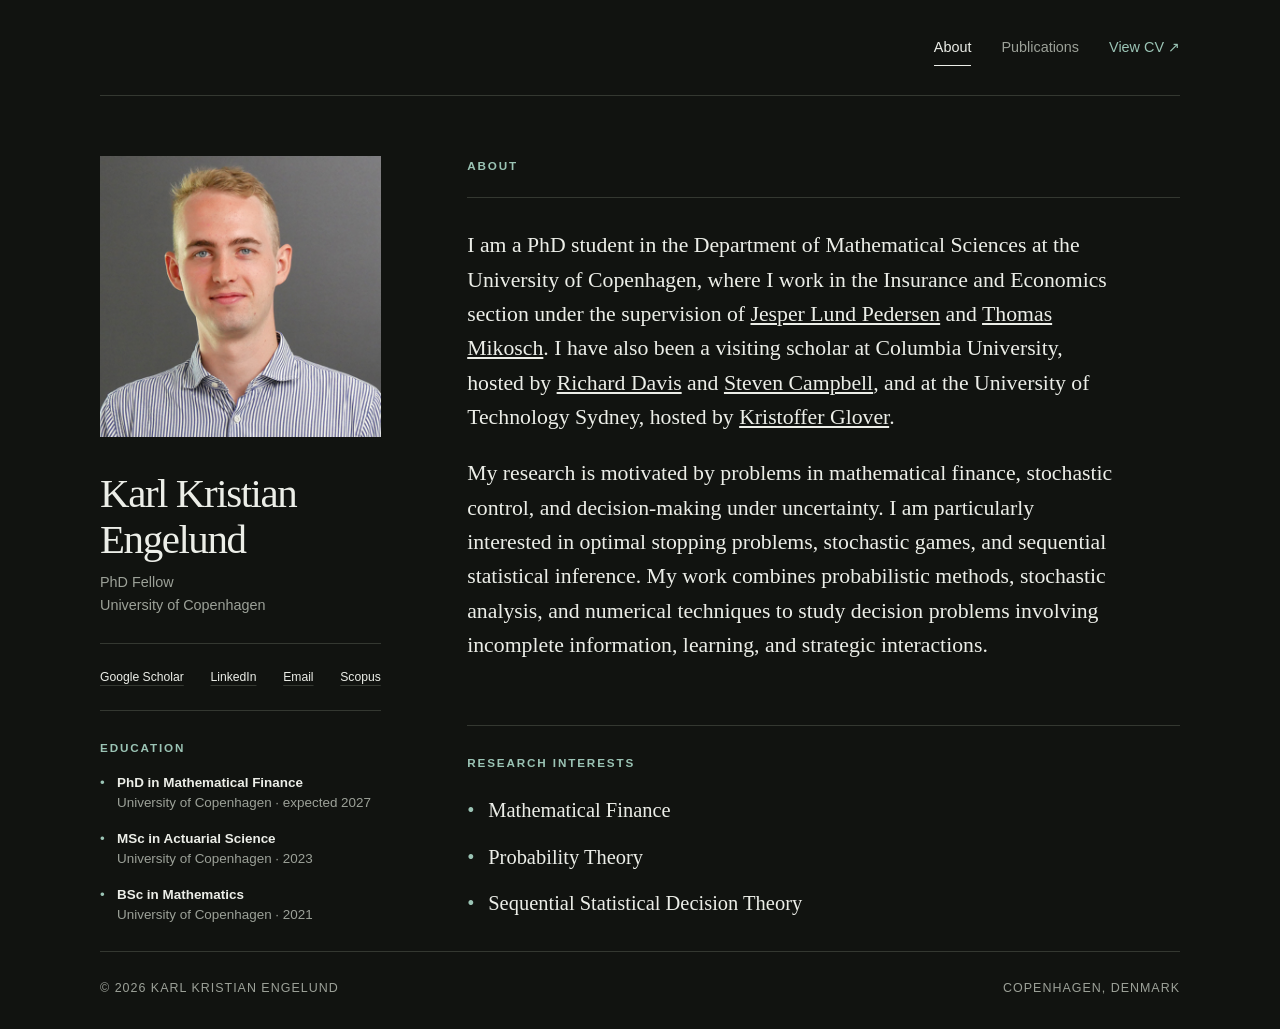
<file: index.html>
<!doctype html>
<html lang="en">
  <head>
    <meta charset="utf-8" />
    <meta name="viewport" content="width=device-width, initial-scale=1" />
    <meta
      name="google-site-verification"
      content="JacofAypo_pyV-wZb2ibvpECol8rOeRdF1UQfzqBIis"
    />
    <meta
      name="description"
      content="Karl Kristian Engelund is a PhD fellow at the University of Copenhagen working in mathematical finance, optimal stopping, and sequential inference."
    />
    <meta name="author" content="Karl Kristian Engelund" />
    <meta name="robots" content="index, follow, max-image-preview:large" />
    <link rel="canonical" href="https://karlengelund.github.io/" />
    <meta property="og:type" content="profile" />
    <meta property="og:title" content="Karl Kristian Engelund — Researcher" />
    <meta
      property="og:description"
      content="PhD fellow at the University of Copenhagen working in mathematical finance, optimal stopping, and sequential inference."
    />
    <meta property="og:url" content="https://karlengelund.github.io/" />
    <meta
      property="og:image"
      content="https://karlengelund.github.io/Karl-Kristian-Engelund-1100x600.jpg"
    />
    <title>Karl Kristian Engelund</title>
    <link rel="stylesheet" href="/styles.css?v=20261028-1" />
    <script src="/script.js?v=20261028-1" defer></script>
    <script type="application/ld+json">
      {
        "@context": "https://schema.org",
        "@type": "Person",
        "name": "Karl Kristian Engelund",
        "url": "https://karlengelund.github.io/",
        "image": "https://karlengelund.github.io/Karl-Kristian-Engelund-1100x600.jpg",
        "jobTitle": "PhD Fellow",
        "affiliation": {
          "@type": "Organization",
          "name": "University of Copenhagen",
          "url": "https://www.ku.dk/"
        },
        "alumniOf": {
          "@type": "Organization",
          "name": "University of Copenhagen"
        },
        "sameAs": [
          "https://scholar.google.com/citations?user=FDVqNmsAAAAJ",
          "https://www.linkedin.com/in/karl-kristian-engelund/",
          "https://researchprofiles.ku.dk/en/persons/karl-kristian-engelund/",
          "https://orcid.org/0009-0000-2182-666X"
        ],
        "knowsAbout": [
          "Mathematical finance",
          "Probability theory",
          "Optimal stopping",
          "Sequential statistical decision theory"
        ]
      }
    </script>
  </head>

  <body>
    <main class="page">
      <header class="site-header">
        <nav class="site-nav" aria-label="Primary navigation">
          <button
            class="nav-link"
            type="button"
            data-tab="about"
            aria-pressed="true"
            aria-controls="about"
          >
            About
          </button>
          <a
            class="nav-link"
            href="publications.html"
            data-tab="publications"
            aria-pressed="false"
            aria-controls="publications"
          >
            Publications
          </a>
          <a class="nav-link cv-link" href="CV_KarlKristianEngelund(public).pdf" target="_blank" rel="noreferrer">
            View CV <span aria-hidden="true">↗</span>
          </a>
        </nav>
      </header>

      <div class="page-content">
        <aside class="profile" aria-label="Researcher profile">
          <img
            class="profile-photo"
            src="Karl-Kristian-Engelund-1100x600.jpg"
            alt="Portrait of Karl Kristian Engelund"
            width="210"
            height="210"
          />

          <div class="profile-heading">
            <h1>Karl Kristian Engelund</h1>
            <p>PhD Fellow<br />University of Copenhagen</p>
          </div>

          <div class="profile-links" aria-label="Professional profiles">
            <a href="https://scholar.google.com/citations?user=FDVqNmsAAAAJ" target="_blank" rel="noreferrer">
              Google Scholar
            </a>
            <a href="https://www.linkedin.com/in/karl-kristian-engelund/" target="_blank" rel="noreferrer">
              LinkedIn
            </a>
            <a href="mailto:kken@math.ku.dk">Email</a>
            <a href="https://researchprofiles.ku.dk/en/persons/karl-kristian-engelund/">Scopus</a>
          </div>

          <div class="education">
            <p class="eyebrow">Education</p>
            <ul>
              <li>
                <strong>PhD in Mathematical Finance</strong>
                <span>University of Copenhagen · expected 2027</span>
              </li>
              <li>
                <strong>MSc in Actuarial Science</strong>
                <span>University of Copenhagen · 2023</span>
              </li>
              <li>
                <strong>BSc in Mathematics</strong>
                <span>University of Copenhagen · 2021</span>
              </li>
            </ul>
          </div>
        </aside>

        <div class="main-column">
          <section class="panel" id="about" data-panel="about">
            <p class="eyebrow">About</p>
            <!-- <h2>I study <span>the question at the heart of your research.</span></h2> -->

            <div class="biography">
              <p>
                I am a PhD student in the Department of Mathematical Sciences at the University of Copenhagen, 
                where I work in the Insurance and Economics section under the supervision of  
                <a href="https://researchprofiles.ku.dk/en/persons/jesper-lund-pedersen/" target="_blank" rel="noreferrer">Jesper Lund Pedersen</a>
                and <a href="https://researchprofiles.ku.dk/en/persons/thomas-valentin-mikosch/" target="_blank" rel="noreferrer">Thomas Mikosch</a>. 
                I have also been a visiting scholar at Columbia University, 
                hosted by <a href="https://sites.stat.columbia.edu/rdavis/" target="_blank" rel="noreferrer">Richard Davis</a> and <a href="https://www.stevenacampbell.com/" target="_blank" rel="noreferrer">Steven Campbell</a>, and at the University of Technology Sydney, 
                hosted by <a href="https://www.uts.edu.au/staff/kristoffer.glover" target="_blank" rel="noreferrer">Kristoffer Glover</a>.
              </p>
              <p>
                My research is motivated by problems in mathematical finance, stochastic control, and decision-making under uncertainty. I am particularly interested in optimal stopping problems, stochastic games, and sequential statistical inference. My work combines probabilistic methods, stochastic analysis, and numerical techniques to study decision problems involving incomplete information, learning, and strategic interactions.
              </p>
            </div>

            <div class="interests">
              <p class="eyebrow">Research interests</p>
              <ul>
                <li>Mathematical Finance</li>
                <li>Probability Theory</li>
                <li>Sequential Statistical Decision Theory</li>
              </ul>
            </div>
          </section>

          <section class="panel" id="publications" data-panel="publications" hidden>
            <p class="eyebrow">Publications</p>
            <!-- <h2>Selected work</h2> -->

            <ol class="publication-list">
              <li>
                <article>
                  <p class="publication-meta">2026 · Preprint, submitted</p>
                  <h3><a href="https://arxiv.org/abs/2608.12291">When should one stop the most exciting game? Sequential Inference for win-martingales</a></h3>
                  <p>Steven Campbell, <strong>Karl Kristian Engelund</strong></p>
                </article>
              </li>
              <li>
                <article>
                  <p class="publication-meta">2026 · Preprint, submitted</p>
                  <h3><a href="https://arxiv.org/abs/2607.20373">Embedding martingale diffusions as binary posteriors in sequential inference</a></h3>
                  <p>Steven Campbell, <strong>Karl Kristian Engelund</strong></p>
                </article>
              </li>
              <li>
                <article>
                  <p class="publication-meta">2026 · Preprint, revision submitted</p>
                  <h3><a href="https://arxiv.org/abs/2610.20366">Regime Detection in Latent Factor Models -- A Bayesian Decision-Theoretic Approach</a></h3>
                  <p><strong>Karl Kristian Engelund</strong></p>
                </article>
              </li>
            </ol>

            <div class="publication-section">
              <h2 class="publication-section-title">Other publications</h2>

              <ol class="publication-list publication-list--other">
                <li>
                  <article>
                    <p class="publication-meta">2023 · Master’s thesis</p>
                    <h3>
                      <a href="publications/bayesian-optimal-prediction.html">
                        Bayesian Optimal Prediction: A Bayesian approach to Optimal Prediction of
                        the ultimate maximum with asymmetric loss functions
                      </a>
                    </h3>
                    <p>
                      <strong>Karl Kristian Engelund</strong> · University of Copenhagen ·
                      <a href="publications/bayesian-optimal-prediction.pdf">Full text PDF</a>
                    </p>
                  </article>
                </li>
              </ol>
            </div>

            <p class="publication-note">
              For a complete and current list, visit my
              <a href="https://scholar.google.com/citations?user=FDVqNmsAAAAJ" target="_blank" rel="noreferrer">
                Google Scholar profile
              </a>
            </p>
          </section>
        </div>
      </div>

      <footer>
        <span>© <span id="year"></span> Karl Kristian Engelund</span>
        <span>Copenhagen, Denmark</span>
      </footer>
    </main>
  </body>
</html>
</file>
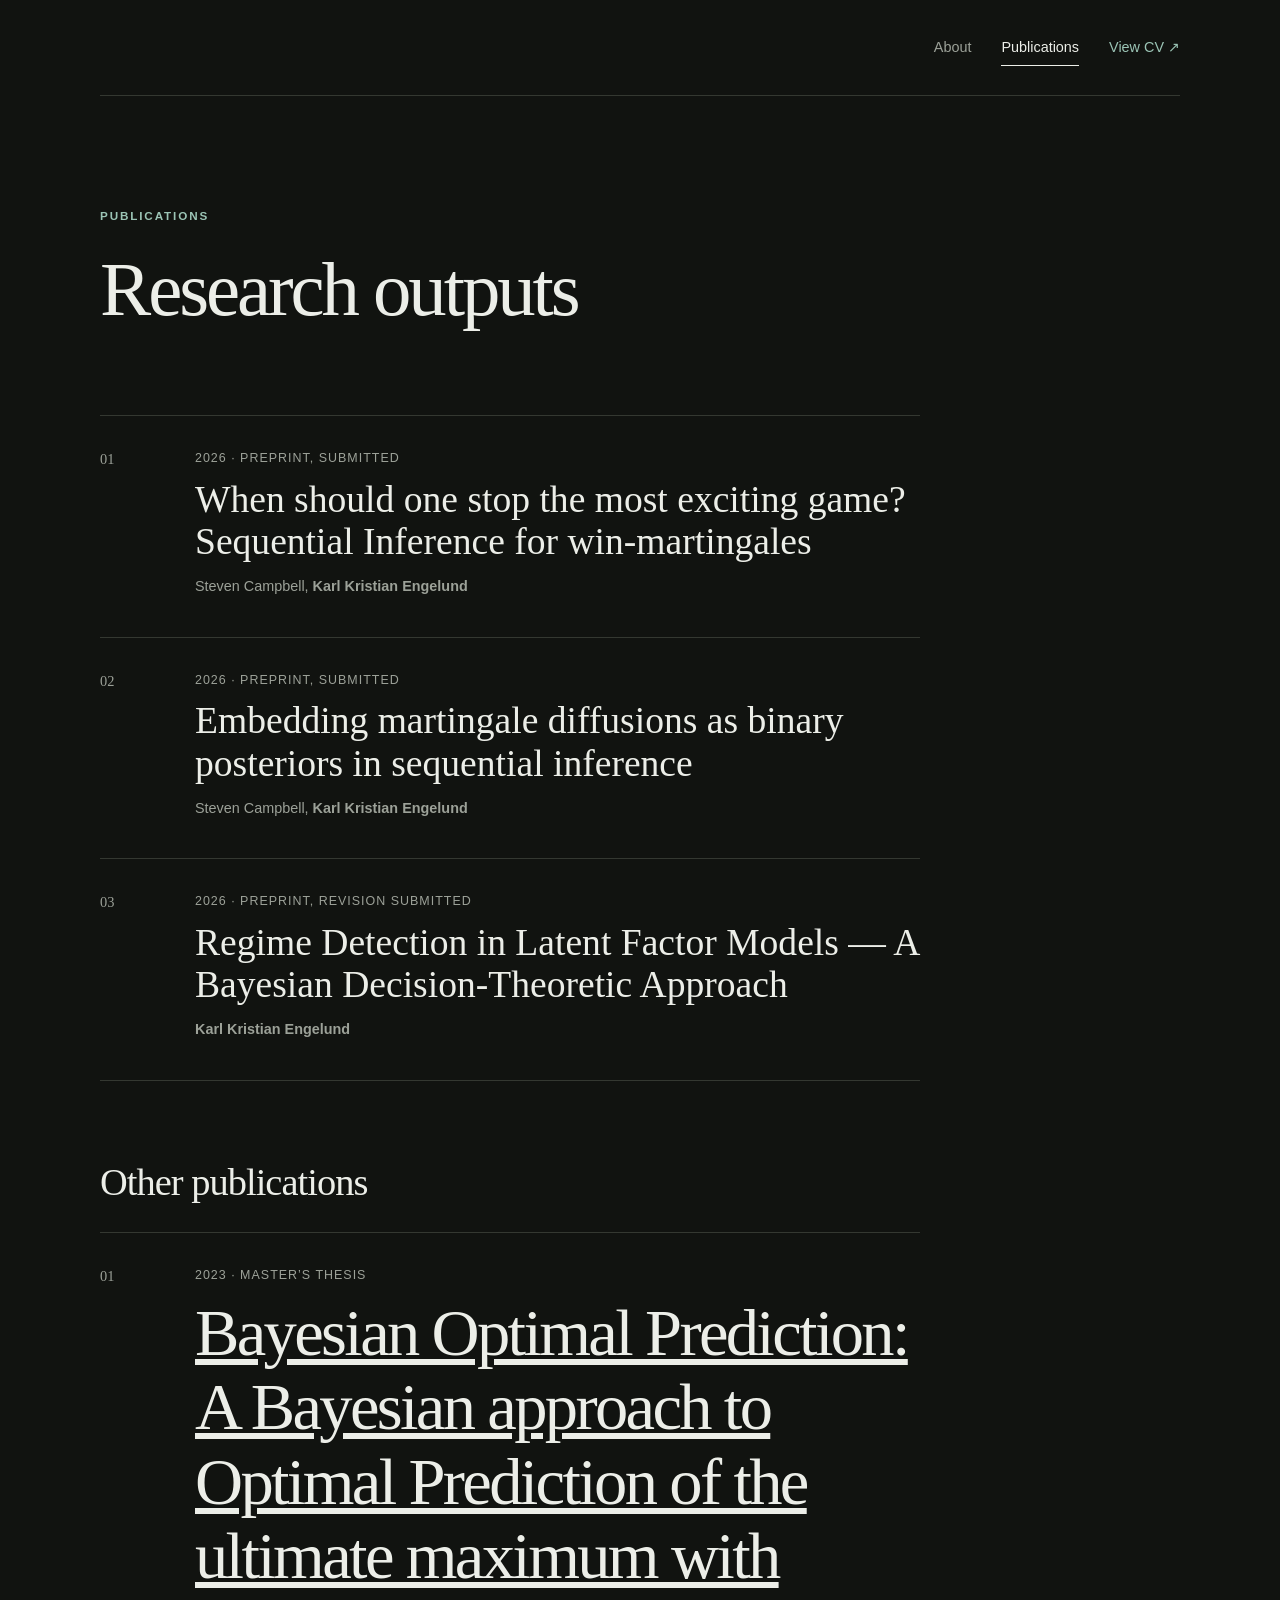
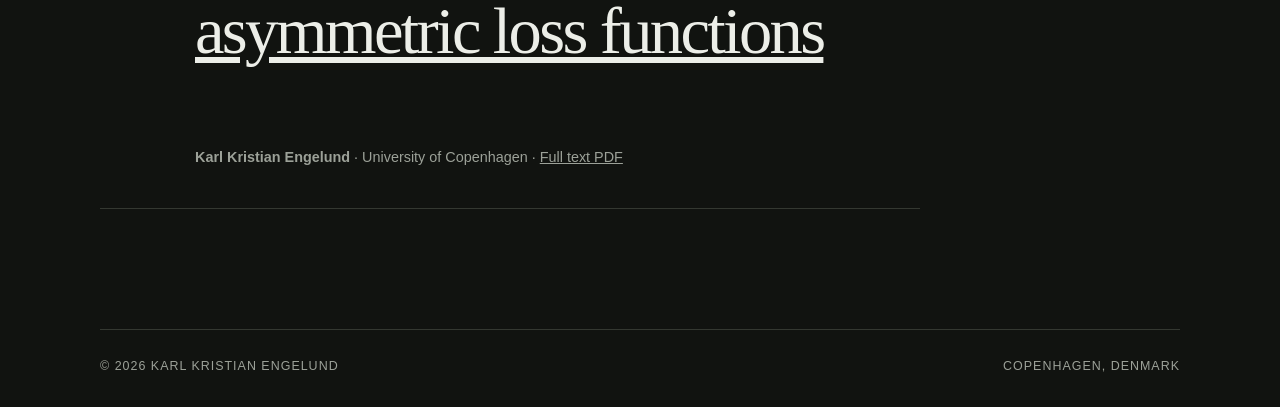
<file: publications.html>
<!doctype html>
<html lang="en">
  <head>
    <meta charset="utf-8" />
    <meta name="viewport" content="width=device-width, initial-scale=1" />
    <meta
      name="description"
      content="Publications and scholarly work by Karl Kristian Engelund."
    />
    <meta name="author" content="Karl Kristian Engelund" />
    <meta name="robots" content="index, follow" />
    <link rel="canonical" href="https://karlengelund.github.io/publications.html" />
    <meta property="og:type" content="website" />
    <meta property="og:title" content="Publications — Karl Kristian Engelund" />
    <meta
      property="og:description"
      content="Publications and scholarly work by Karl Kristian Engelund."
    />
    <meta property="og:url" content="https://karlengelund.github.io/publications.html" />
    <title>Publications — Karl Kristian Engelund</title>
    <link rel="stylesheet" href="/styles.css?v=20261028-1" />
  </head>

  <body>
    <main class="page">
      <header class="site-header">
        <nav class="site-nav" aria-label="Primary navigation">
          <a class="nav-link" href="index.html#about">About</a>
          <a class="nav-link" href="publications.html" aria-current="page">Publications</a>
          <a
            class="nav-link cv-link"
            href="CV_KarlKristianEngelund(public).pdf"
            target="_blank"
            rel="noreferrer"
          >
            View CV <span aria-hidden="true">↗</span>
          </a>
        </nav>
      </header>

      <section class="archive">
        <p class="eyebrow">Publications</p>
        <h1>Research outputs</h1>

        <ol class="publication-list">
          <li>
            <article>
              <p class="publication-meta">2026 · Preprint, submitted</p>
              <h3>
                <a href="https://arxiv.org/abs/2608.12291">
                  When should one stop the most exciting game? Sequential Inference for
                  win-martingales
                </a>
              </h3>
              <p>Steven Campbell, <strong>Karl Kristian Engelund</strong></p>
            </article>
          </li>
          <li>
            <article>
              <p class="publication-meta">2026 · Preprint, submitted</p>
              <h3>
                <a href="https://arxiv.org/abs/2607.20373">
                  Embedding martingale diffusions as binary posteriors in sequential inference
                </a>
              </h3>
              <p>Steven Campbell, <strong>Karl Kristian Engelund</strong></p>
            </article>
          </li>
          <li>
            <article>
              <p class="publication-meta">2026 · Preprint, revision submitted</p>
              <h3>
                <a href="https://arxiv.org/abs/2610.20366">
                  Regime Detection in Latent Factor Models — A Bayesian Decision-Theoretic Approach
                </a>
              </h3>
              <p><strong>Karl Kristian Engelund</strong></p>
            </article>
          </li>
        </ol>

        <div class="publication-section">
          <h2 class="publication-section-title">Other publications</h2>

          <ol class="publication-list publication-list--other">
            <li>
              <article>
                <p class="publication-meta">2023 · Master’s thesis</p>
                <h2>
                  <a href="publications/bayesian-optimal-prediction.html">
                    Bayesian Optimal Prediction: A Bayesian approach to Optimal Prediction of the
                    ultimate maximum with asymmetric loss functions
                  </a>
                </h2>
                <p>
                  <strong>Karl Kristian Engelund</strong> · University of Copenhagen ·
                  <a href="publications/bayesian-optimal-prediction.pdf">Full text PDF</a>
                </p>
              </article>
            </li>
          </ol>
        </div>
      </section>

      <footer>
        <span>© 2026 Karl Kristian Engelund</span>
        <span>Copenhagen, Denmark</span>
      </footer>
    </main>
  </body>
</html>
</file>
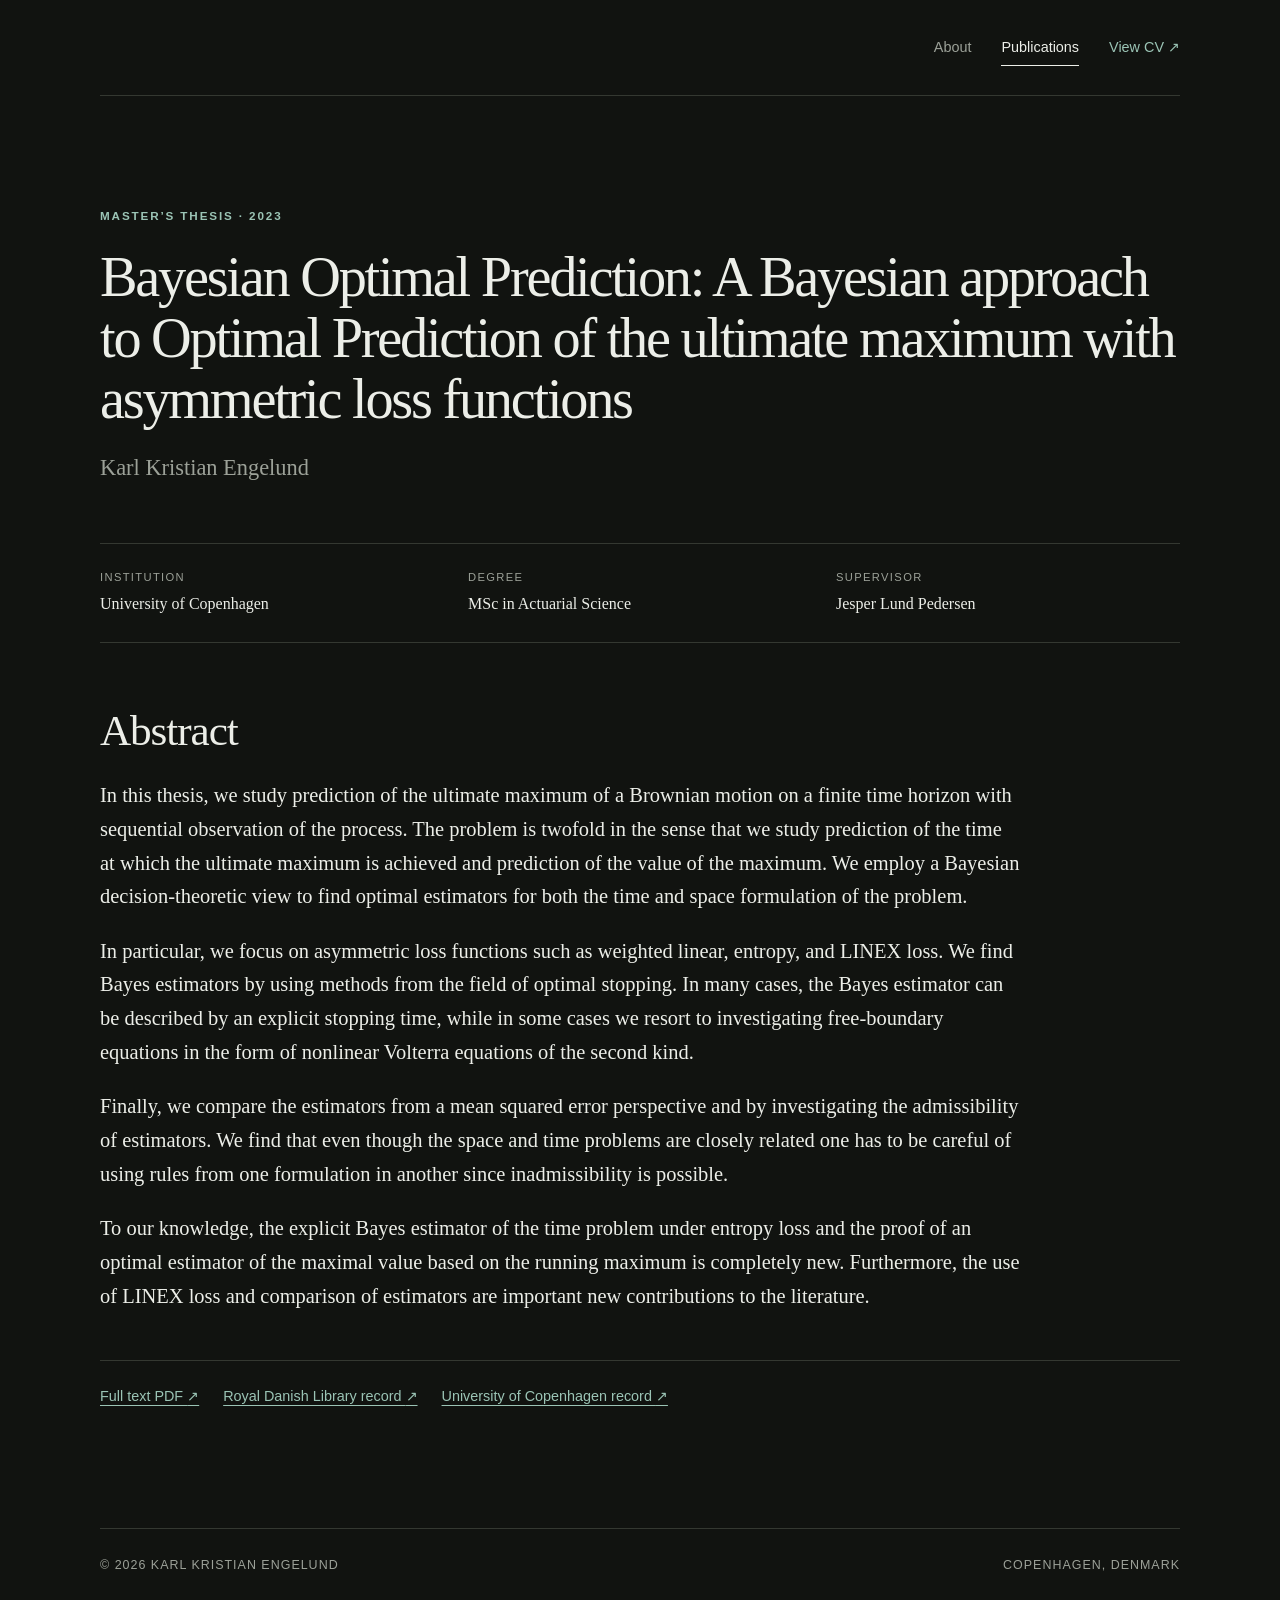
<file: publications/bayesian-optimal-prediction.html>
<!doctype html>
<html lang="en">
  <head>
    <meta charset="utf-8" />
    <meta name="viewport" content="width=device-width, initial-scale=1" />
    <meta
      name="description"
      content="Master’s thesis by Karl Kristian Engelund on Bayesian optimal prediction of the ultimate maximum of Brownian motion."
    />
    <meta
      name="citation_title"
      content="Bayesian Optimal Prediction: A Bayesian approach to Optimal Prediction of the ultimate maximum with asymmetric loss functions"
    />
    <meta name="citation_author" content="Engelund, Karl Kristian" />
    <meta name="citation_publication_date" content="2023/05/31" />
    <meta name="citation_dissertation_institution" content="University of Copenhagen" />
    <meta
      name="citation_pdf_url"
      content="https://karlengelund.github.io/publications/bayesian-optimal-prediction.pdf"
    />
    <meta name="DC.type" content="Master's thesis" />
    <meta name="robots" content="index, follow" />
    <meta name="author" content="Karl Kristian Engelund" />
    <link
      rel="canonical"
      href="https://karlengelund.github.io/publications/bayesian-optimal-prediction.html"
    />
    <meta property="og:type" content="article" />
    <meta property="og:title" content="Bayesian Optimal Prediction" />
    <meta
      property="og:description"
      content="Master’s thesis by Karl Kristian Engelund on Bayesian optimal prediction of the ultimate maximum of Brownian motion."
    />
    <meta
      property="og:url"
      content="https://karlengelund.github.io/publications/bayesian-optimal-prediction.html"
    />
    <title>Bayesian Optimal Prediction — Karl Kristian Engelund</title>
    <link rel="stylesheet" href="/styles.css?v=20261028-1" />
  </head>

  <body>
    <main class="page">
      <header class="site-header">
        <nav class="site-nav" aria-label="Primary navigation">
          <a class="nav-link" href="../index.html#about">About</a>
          <a class="nav-link" href="../publications.html" aria-current="page">Publications</a>
          <a
            class="nav-link cv-link"
            href="../CV_KarlKristianEngelund(public).pdf"
            target="_blank"
            rel="noreferrer"
          >
            View CV <span aria-hidden="true">↗</span>
          </a>
        </nav>
      </header>

      <article class="thesis-record">
        <p class="eyebrow">Master’s thesis · 2023</p>
        <h1 class="citation_title">
          Bayesian Optimal Prediction: A Bayesian approach to Optimal Prediction of the ultimate
          maximum with asymmetric loss functions
        </h1>
        <p class="thesis-author citation_author">Karl Kristian Engelund</p>

        <dl class="thesis-metadata">
          <div>
            <dt>Institution</dt>
            <dd>University of Copenhagen</dd>
          </div>
          <div>
            <dt>Degree</dt>
            <dd>MSc in Actuarial Science</dd>
          </div>
          <div>
            <dt>Supervisor</dt>
            <dd>Jesper Lund Pedersen</dd>
          </div>
        </dl>

        <section class="thesis-abstract" aria-labelledby="abstract-heading">
          <h2 id="abstract-heading">Abstract</h2>
          <p>
            In this thesis, we study prediction of the ultimate maximum of a Brownian motion on a
            finite time horizon with sequential observation of the process. The problem is twofold
            in the sense that we study prediction of the time at which the ultimate maximum is
            achieved and prediction of the value of the maximum. We employ a Bayesian
            decision-theoretic view to find optimal estimators for both the time and space
            formulation of the problem.
          </p>
          <p>
            In particular, we focus on asymmetric loss functions such as weighted linear, entropy,
            and LINEX loss. We find Bayes estimators by using methods from the field of optimal
            stopping. In many cases, the Bayes estimator can be described by an explicit stopping
            time, while in some cases we resort to investigating free-boundary equations in the
            form of nonlinear Volterra equations of the second kind.
          </p>
          <p>
            Finally, we compare the estimators from a mean squared error perspective and by
            investigating the admissibility of estimators. We find that even though the space and
            time problems are closely related one has to be careful of using rules from one
            formulation in another since inadmissibility is possible.
          </p>
          <p>
            To our knowledge, the explicit Bayes estimator of the time problem under entropy loss
            and the proof of an optimal estimator of the maximal value based on the running maximum
            is completely new. Furthermore, the use of LINEX loss and comparison of estimators are
            important new contributions to the literature.
          </p>
        </section>

        <div class="record-links">
          <a href="bayesian-optimal-prediction.pdf" target="_blank" rel="noreferrer">
            Full text PDF <span aria-hidden="true">↗</span>
          </a>
          <a
            href="https://soeg.kb.dk/permalink/45KBDK_KGL/1o797oc/alma99126129996605763"
            target="_blank"
            rel="noreferrer"
          >
            Royal Danish Library record <span aria-hidden="true">↗</span>
          </a>
          <a
            href="https://www.math.ku.dk/english/calendar/specialeforsvar/speciale-kke/"
            target="_blank"
            rel="noreferrer"
          >
            University of Copenhagen record <span aria-hidden="true">↗</span>
          </a>
        </div>
      </article>

      <footer>
        <span>© 2026 Karl Kristian Engelund</span>
        <span>Copenhagen, Denmark</span>
      </footer>
    </main>
  </body>
</html>
</file>
<file: styles.css>
:root {
  color-scheme: dark;
  --background: #111310;
  --text: #eceee8;
  --muted: #9ca198;
  --accent: #9bc4b5;
  --line: #343831;
  --serif: Georgia, "Times New Roman", serif;
  --sans: Inter, ui-sans-serif, -apple-system, BlinkMacSystemFont, "Segoe UI", sans-serif;
}

* {
  box-sizing: border-box;
}

html {
  scroll-behavior: smooth;
}

body {
  margin: 0;
  background: var(--background);
  color: var(--text);
  font-family: var(--sans);
  font-size: 16px;
  line-height: 1.65;
  -webkit-font-smoothing: antialiased;
}

a {
  color: inherit;
}

.page {
  width: min(1080px, calc(100% - 48px));
  min-height: 100vh;
  margin: 0 auto;
  display: flex;
  flex-direction: column;
}

.site-header {
  min-height: 96px;
  display: flex;
  align-items: center;
  justify-content: flex-end;
  border-bottom: 1px solid var(--line);
}

.publication-meta,
footer {
  color: var(--muted);
  font-size: 0.78rem;
  letter-spacing: 0.08em;
  text-transform: uppercase;
}

.site-nav {
  display: flex;
  align-items: center;
  gap: 30px;
}

.nav-link {
  position: relative;
  border: 0;
  padding: 8px 0;
  background: transparent;
  color: var(--muted);
  font: inherit;
  font-size: 0.9rem;
  text-decoration: none;
  cursor: pointer;
}

.nav-link::after {
  position: absolute;
  right: 0;
  bottom: 1px;
  left: 0;
  height: 1px;
  background: var(--text);
  content: "";
  opacity: 0;
  transform: scaleX(0.6);
  transition: opacity 160ms ease, transform 160ms ease;
}

.nav-link:hover,
.nav-link:focus-visible,
.nav-link[aria-current="page"],
.nav-link[aria-pressed="true"] {
  color: var(--text);
}

.nav-link:hover::after,
.nav-link:focus-visible::after,
.nav-link[aria-current="page"]::after,
.nav-link[aria-pressed="true"]::after {
  opacity: 1;
  transform: scaleX(1);
}

.cv-link {
  color: var(--accent);
}

.page-content {
  flex: 1;
  display: grid;
  grid-template-columns: minmax(210px, 26%) minmax(0, 66%);
  justify-content: space-between;
  padding: clamp(60px, 8vw, 5px) 0 10px;
}

.profile {
  align-self: start;
}

.profile-photo {
  display: block;
  width: 100%;
  height: auto;
  aspect-ratio: 1 / 1;
  margin-bottom: 28px;
  object-fit: cover;
  object-position: 57% 50%;
}

.profile-heading {
  border-bottom: 1px solid var(--line);
  padding-bottom: 25px;
}

.profile-heading h1 {
  margin-bottom: 8px;
  font-size: clamp(2rem, 3.2vw, 2.8rem);
  letter-spacing: -0.035em;
}

.profile-heading p {
  margin: 0;
  color: var(--muted);
  font-size: 0.9rem;
}

.profile-links {
  display: flex;
  align-items: center;
  flex-direction: row;
  justify-content: space-between;
  gap: 12px;
  border-bottom: 1px solid var(--line);
  padding: 23px 0;
  white-space: nowrap;
}

.profile-links a,
.publication-note a,
.publication-list h3 a {
  text-decoration-color: var(--line);
  text-decoration-thickness: 1px;
  text-underline-offset: 4px;
}

.profile-links a {
  font-size: 0.76rem;
}

.profile-links a:hover,
.publication-note a:hover,
.publication-list h3 a:hover {
  color: var(--accent);
  text-decoration-color: currentColor;
}

.education {
  padding-top: 27px;
}

.education .eyebrow {
  margin-bottom: 16px;
}

.education ul,
.interests ul {
  margin: 0;
  padding: 0;
  list-style: none;
}

.education li {
  position: relative;
  margin-bottom: 17px;
  padding-left: 17px;
  font-size: 0.84rem;
  line-height: 1.45;
}

.education li::before,
.interests li::before {
  position: absolute;
  left: 0;
  color: var(--accent);
  content: "•";
}

.education strong,
.education span {
  display: block;
}

.education strong {
  font-weight: 550;
}

.education span {
  color: var(--muted);
}

.main-column {
  min-width: 0;
}

.panel {
  animation: appear 220ms ease-out;
}

.panel[hidden] {
  display: none;
}

.eyebrow {
  margin: 0 0 22px;
  color: var(--accent);
  font-size: 0.73rem;
  font-weight: 650;
  letter-spacing: 0.16em;
  text-transform: uppercase;
}

h2,
h3,
p {
  margin-top: 0;
}

h1,
h2,
h3 {
  font-family: var(--serif);
  font-weight: 400;
  line-height: 1.12;
}

h2 {
  max-width: 720px;
  margin-bottom: clamp(50px, 7vw, 78px);
  font-size: clamp(2.8rem, 5.2vw, 4.9rem);
  letter-spacing: -0.04em;
}

h2 span {
  color: var(--muted);
}

.biography {
  border-top: 1px solid var(--line);
  padding-top: 30px;
}

.biography p {
  max-width: 650px;
  font-family: var(--serif);
  font-size: clamp(1.12rem, 1.7vw, 1.36rem);
  line-height: 1.58;
}

.biography p:last-child {
  margin-bottom: 0;
}

.interests {
  margin-top: 62px;
  border-top: 1px solid var(--line);
  padding-top: 27px;
}

.interests li {
  position: relative;
  margin-bottom: 13px;
  padding-left: 21px;
  font-family: var(--serif);
  font-size: clamp(1.08rem, 1.6vw, 1.28rem);
}

.publication-list {
  margin: 0;
  padding: 0;
  list-style: none;
  counter-reset: publication;
}

.publication-list li {
  counter-increment: publication;
  display: grid;
  grid-template-columns: 70px 1fr;
  gap: 25px;
  border-top: 1px solid var(--line);
  padding: 32px 0 38px;
}

.publication-list li::before {
  content: "0" counter(publication);
  color: var(--muted);
  font-family: var(--serif);
  font-size: 0.9rem;
}

.publication-meta {
  margin-bottom: 10px;
}

.publication-list h3 {
  margin-bottom: 12px;
  font-size: clamp(1.55rem, 3vw, 2.35rem);
}

.publication-list h3 a {
  text-decoration: none;
}

.publication-list article > p:last-child {
  margin: 0;
  color: var(--muted);
  font-size: 0.9rem;
}

.publication-list li:last-child {
  border-bottom: 1px solid var(--line);
}

.publication-note {
  margin-top: 38px;
  color: var(--muted);
  font-size: 0.9rem;
}

.publication-section {
  margin-top: 72px;
}

.publication-section-title {
  margin-bottom: 28px;
  color: var(--text);
  font-size: clamp(1.8rem, 3vw, 2.6rem);
  letter-spacing: -0.025em;
}

.publication-list--other {
  counter-reset: other-publication;
}

.publication-list--other li {
  counter-increment: other-publication;
}

.publication-list--other li::before {
  content: "0" counter(other-publication);
}

.archive {
  width: min(820px, 100%);
}

.thesis-record {
  width: 100%;
}

.archive,
.thesis-record {
  padding: clamp(64px, 9vw, 110px) 0 120px;
}

.archive > h1,
.thesis-record > h1 {
  margin: 0 0 clamp(50px, 8vw, 82px);
  font-size: clamp(2.8rem, 6vw, 5rem);
  letter-spacing: -0.04em;
}

.archive .publication-section {
  margin-top: 80px;
}

.thesis-record > h1 {
  max-width: none;
  margin-bottom: 20px;
  font-size: clamp(2.35rem, 4.4vw, 4rem);
  line-height: 1.08;
}

.thesis-author {
  margin-bottom: 56px;
  color: var(--muted);
  font-family: var(--serif);
  font-size: clamp(1.15rem, 2vw, 1.4rem);
}

.thesis-metadata {
  display: grid;
  grid-template-columns: repeat(3, minmax(0, 1fr));
  gap: 24px;
  margin: 0 0 64px;
  border-top: 1px solid var(--line);
  border-bottom: 1px solid var(--line);
  padding: 24px 0;
}

.thesis-metadata div {
  min-width: 0;
}

.thesis-metadata dt {
  margin-bottom: 5px;
  color: var(--muted);
  font-size: 0.7rem;
  letter-spacing: 0.12em;
  text-transform: uppercase;
}

.thesis-metadata dd {
  margin: 0;
  font-family: var(--serif);
}

.thesis-abstract {
  max-width: 920px;
}

.thesis-abstract h2 {
  margin-bottom: 24px;
  font-size: clamp(1.8rem, 3.5vw, 2.7rem);
  letter-spacing: -0.025em;
}

.thesis-abstract p {
  font-family: var(--serif);
  font-size: clamp(1.08rem, 1.7vw, 1.28rem);
  line-height: 1.65;
}

.record-links {
  display: flex;
  flex-wrap: wrap;
  gap: 12px 24px;
  margin-top: 46px;
  border-top: 1px solid var(--line);
  padding-top: 24px;
}

.record-links a {
  color: var(--accent);
  font-size: 0.9rem;
  text-underline-offset: 4px;
}

footer {
  display: flex;
  justify-content: space-between;
  gap: 30px;
  border-top: 1px solid var(--line);
  padding: 26px 0 30px;
}

@keyframes appear {
  from {
    opacity: 0;
    transform: translateY(4px);
  }
  to {
    opacity: 1;
    transform: translateY(0);
  }
}

@media (max-width: 700px) {
  .page {
    width: min(100% - 32px, 1080px);
  }

  .site-header {
    min-height: 76px;
  }

  .site-nav {
    width: 100%;
    justify-content: space-between;
    gap: 18px;
  }

  .page-content {
    grid-template-columns: 1fr;
    gap: 68px;
    padding: 42px 0 78px;
  }

  .profile {
    width: min(100%, 280px);
  }

  h2 {
    margin-bottom: 50px;
    font-size: clamp(2.65rem, 13vw, 4rem);
  }

  .interests {
    margin-top: 48px;
  }

  .publication-list li {
    grid-template-columns: 38px 1fr;
    gap: 10px;
  }

  .publication-section {
    margin-top: 56px;
  }

  .thesis-metadata {
    grid-template-columns: 1fr;
    gap: 20px;
  }

  footer {
    align-items: flex-start;
    flex-direction: column;
    gap: 4px;
  }
}

@media (prefers-reduced-motion: reduce) {
  html {
    scroll-behavior: auto;
  }

  .panel {
    animation: none;
  }

  .nav-link::after {
    transition: none;
  }
}
</file>
